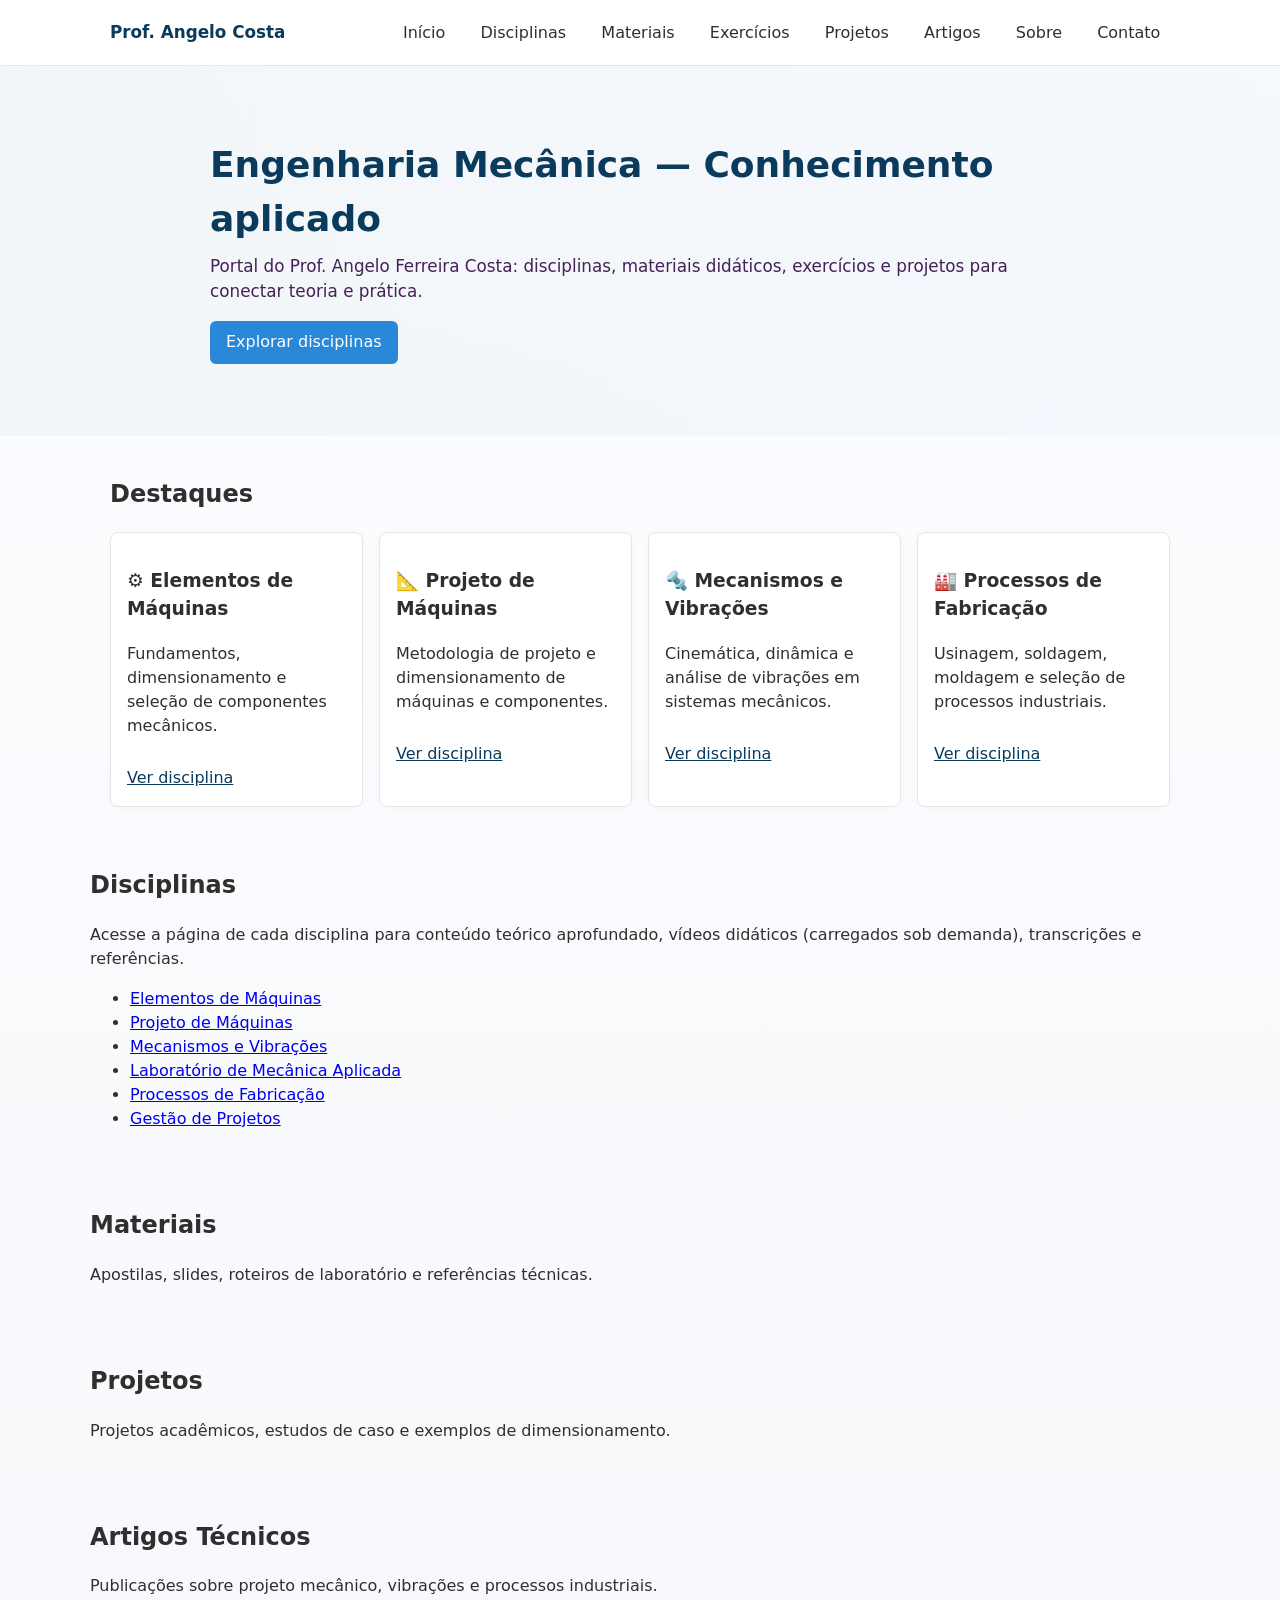
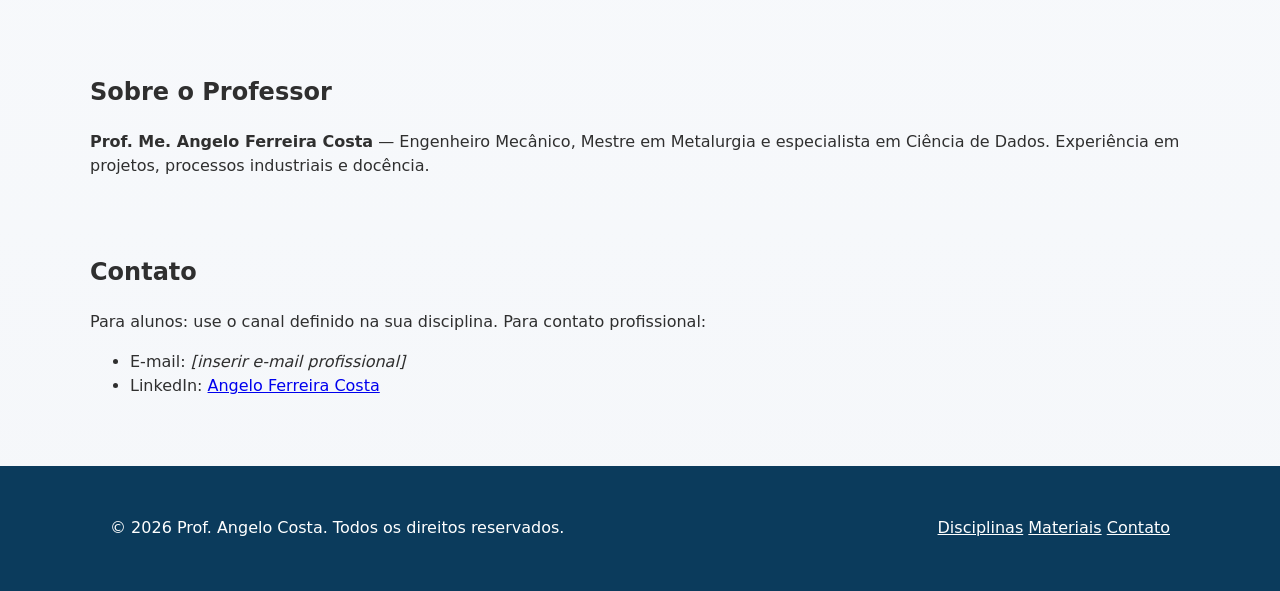
<file: index.html>
<!doctype html>
<html lang="pt-BR">
<head>
  <meta charset="utf-8" />
  <meta name="viewport" content="width=device-width,initial-scale=1" />
  <title>Prof. Angelo Costa — Engenharia Mecânica</title>
  <meta name="description" content="Portal do Prof. Angelo Costa — Engenharia Mecânica: disciplinas, materiais, exercícios, projetos e artigos técnicos." />
  <link rel="stylesheet" href="styles.css" />
</head>
<body>
  <header class="site-header">
    <div class="container header-inner">
      <a class="brand" href="/">Prof. Angelo Costa</a>
      <nav class="main-nav" aria-label="Menu principal">
        <button class="nav-toggle" aria-expanded="false" aria-controls="nav-list">Menu</button>
        <ul id="nav-list" class="nav-list">
          <li><a href="/">Início</a></li>
          <li><a href="/disciplinas/elementos.html">Disciplinas</a></li>
          <li><a href="#materiais">Materiais</a></li>
          <li><a href="#exercicios">Exercícios</a></li>
          <li><a href="#projetos">Projetos</a></li>
          <li><a href="#artigos">Artigos</a></li>
          <li><a href="#sobre">Sobre</a></li>
          <li><a href="#contato">Contato</a></li>
        </ul>
      </nav>
    </div>
  </header>

  <main>
    <section id="inicio" class="hero">
      <div class="container hero-inner">
        <h1>Engenharia Mecânica — Conhecimento aplicado</h1>
        <p class="lead">Portal do Prof. Angelo Ferreira Costa: disciplinas, materiais didáticos, exercícios e projetos para conectar teoria e prática.</p>
        <a class="cta" href="/disciplinas/elementos.html">Explorar disciplinas</a>
      </div>
    </section>

    <section id="destaques" class="container highlights">
      <h2>Destaques</h2>
      <div class="grid">
        <article class="card">
          <h3>⚙️ Elementos de Máquinas</h3>
          <p>Fundamentos, dimensionamento e seleção de componentes mecânicos.</p>
          <a class="secondary" href="/disciplinas/elementos.html">Ver disciplina</a>
        </article>
        <article class="card">
          <h3>📐 Projeto de Máquinas</h3>
          <p>Metodologia de projeto e dimensionamento de máquinas e componentes.</p>
          <a class="secondary" href="/disciplinas/projeto.html">Ver disciplina</a>
        </article>
        <article class="card">
          <h3>🔩 Mecanismos e Vibrações</h3>
          <p>Cinemática, dinâmica e análise de vibrações em sistemas mecânicos.</p>
          <a class="secondary" href="/disciplinas/mecanismos.html">Ver disciplina</a>
        </article>
        <article class="card">
          <h3>🏭 Processos de Fabricação</h3>
          <p>Usinagem, soldagem, moldagem e seleção de processos industriais.</p>
          <a class="secondary" href="/disciplinas/processos.html">Ver disciplina</a>
        </article>
      </div>
    </section>

    <section id="disciplinas-intro" class="container content-section">
      <h2>Disciplinas</h2>
      <p>Acesse a página de cada disciplina para conteúdo teórico aprofundado, vídeos didáticos (carregados sob demanda), transcrições e referências.</p>
      <div class="disc-links">
        <ul>
          <li><a href="/disciplinas/elementos.html">Elementos de Máquinas</a></li>
          <li><a href="/disciplinas/projeto.html">Projeto de Máquinas</a></li>
          <li><a href="/disciplinas/mecanismos.html">Mecanismos e Vibrações</a></li>
          <li><a href="/disciplinas/laboratorio.html">Laboratório de Mecânica Aplicada</a></li>
          <li><a href="/disciplinas/processos.html">Processos de Fabricação</a></li>
          <li><a href="/disciplinas/gestao.html">Gestão de Projetos</a></li>
        </ul>
      </div>
    </section>

    <section id="materiais" class="container content-section">
      <h2>Materiais</h2>
      <p>Apostilas, slides, roteiros de laboratório e referências técnicas.</p>
    </section>

    <section id="projetos" class="container content-section">
      <h2>Projetos</h2>
      <p>Projetos acadêmicos, estudos de caso e exemplos de dimensionamento.</p>
    </section>

    <section id="artigos" class="container content-section">
      <h2>Artigos Técnicos</h2>
      <p>Publicações sobre projeto mecânico, vibrações e processos industriais.</p>
    </section>

    <section id="sobre" class="container content-section">
      <h2>Sobre o Professor</h2>
      <p><strong>Prof. Me. Angelo Ferreira Costa</strong> — Engenheiro Mecânico, Mestre em Metalurgia e especialista em Ciência de Dados. Experiência em projetos, processos industriais e docência.</p>
    </section>

    <section id="contato" class="container content-section">
      <h2>Contato</h2>
      <p>Para alunos: use o canal definido na sua disciplina. Para contato profissional:</p>
      <ul>
        <li>E-mail: <em>[inserir e-mail profissional]</em></li>
        <li>LinkedIn: <a href="https://www.linkedin.com/in/angelo-ferreira-costa-45768130/" target="_blank" rel="noopener">Angelo Ferreira Costa</a></li>
      </ul>
    </section>
  </main>

  <footer class="site-footer">
    <div class="container footer-inner">
      <p>© 2026 Prof. Angelo Costa. Todos os direitos reservados.</p>
      <nav aria-label="Rodapé">
        <a href="/disciplinas/elementos.html">Disciplinas</a>
        <a href="#materiais">Materiais</a>
        <a href="#contato">Contato</a>
      </nav>
    </div>
  </footer>

  <script>
    // Menu responsivo
    const btn = document.querySelector('.nav-toggle');
    const nav = document.getElementById('nav-list');
    if (btn) btn.addEventListener('click', () => {
      const expanded = btn.getAttribute('aria-expanded') === 'true' || false;
      btn.setAttribute('aria-expanded', !expanded);
      nav.classList.toggle('open');
    });

    // Lazy-load vídeo on click with preconnect on hover
    function initLazyVideos() {
      const players = document.querySelectorAll('.yt-placeholder');
      players.forEach(function(player){
        const videoId = player.dataset.videoId;
        const src = player.dataset.src;
        // preload connection on hover
        player.addEventListener('pointerenter', function(){
          if (!player.dataset.preconnected) {
            const link = document.createElement('link');
            link.rel = 'preconnect';
            link.href = 'https://www.youtube-nocookie.com';
            document.head.appendChild(link);
            player.dataset.preconnected = 'true';
          }
        }, {once:true});

        player.addEventListener('click', function(){
          const iframe = document.createElement('iframe');
          iframe.setAttribute('src', src + '?rel=0&modestbranding=1');
          iframe.setAttribute('frameborder','0');
          iframe.setAttribute('allow','accelerometer; autoplay; clipboard-write; encrypted-media; gyroscope; picture-in-picture; web-share');
          iframe.setAttribute('allowfullscreen','');
          iframe.loading = 'lazy';
          player.innerHTML = '';
          player.appendChild(iframe);
        });
      });
    }
    document.addEventListener('DOMContentLoaded', initLazyVideos);
  </script>
</body>
</html>
</file>
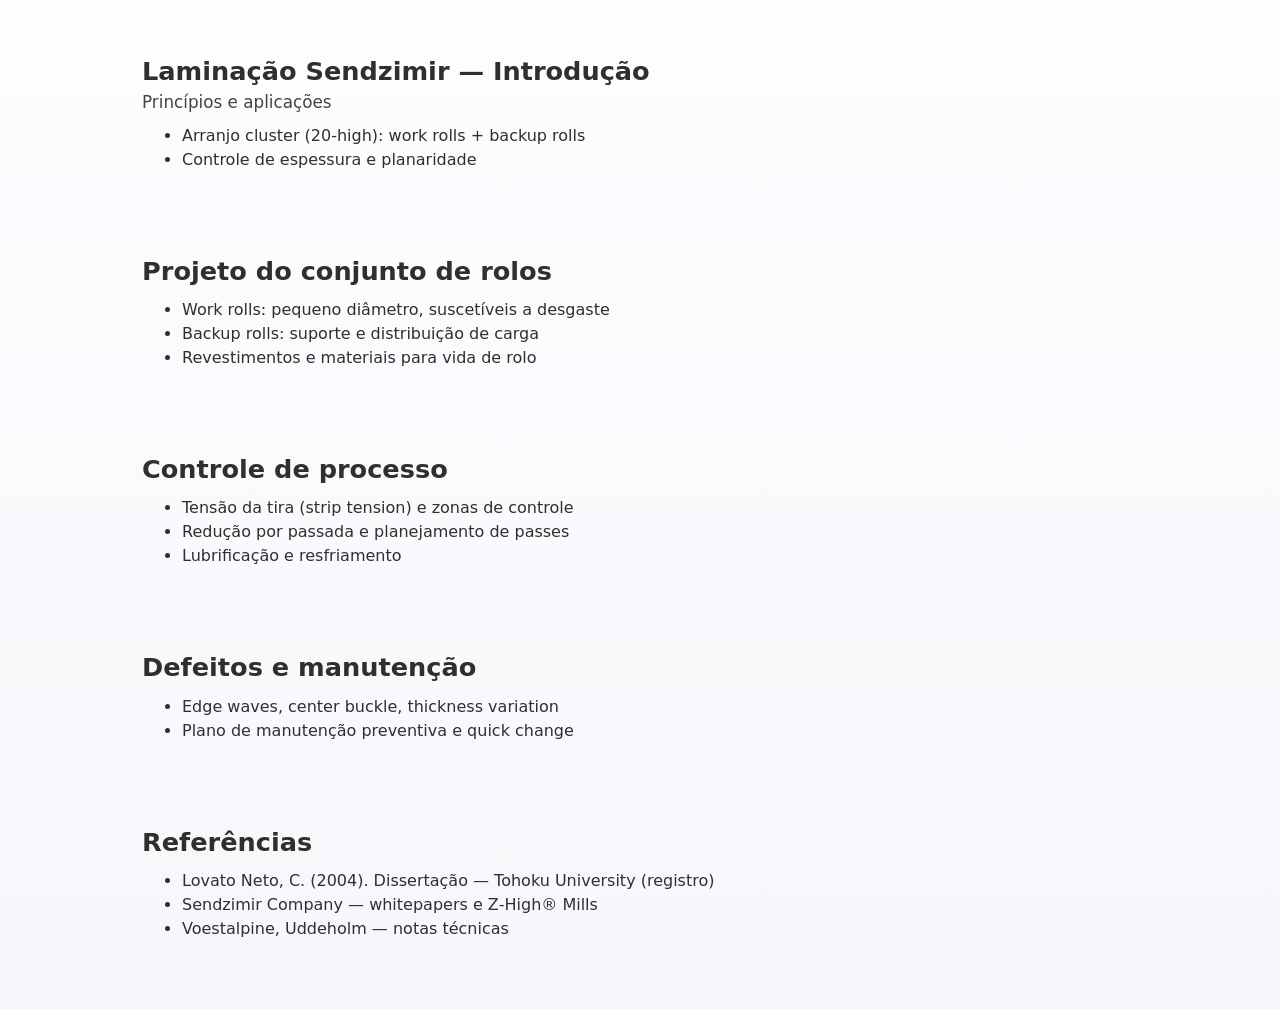
<file: assets/slides.html>
<!doctype html>
<html lang="pt-BR">
<head>
  <meta charset="utf-8" />
  <meta name="viewport" content="width=device-width,initial-scale=1" />
  <title>Slides: Laminação Sendzimir — Resumo</title>
  <link rel="stylesheet" href="/styles.css" />
  <style>
    .slide{page-break-after:always;padding:2rem}
    .title{font-size:1.6rem;font-weight:700}
    .subtitle{font-size:1.05rem;color:#444}
    ul{margin-top:0.5rem}
  </style>
</head>
<body>
  <div class="container">
    <div class="slide">
      <div class="title">Laminação Sendzimir — Introdução</div>
      <div class="subtitle">Princípios e aplicações</div>
      <ul>
        <li>Arranjo cluster (20‑high): work rolls + backup rolls</li>
        <li>Controle de espessura e planaridade</li>
      </ul>
    </div>

    <div class="slide">
      <div class="title">Projeto do conjunto de rolos</div>
      <ul>
        <li>Work rolls: pequeno diâmetro, suscetíveis a desgaste</li>
        <li>Backup rolls: suporte e distribuição de carga</li>
        <li>Revestimentos e materiais para vida de rolo</li>
      </ul>
    </div>

    <div class="slide">
      <div class="title">Controle de processo</div>
      <ul>
        <li>Tensão da tira (strip tension) e zonas de controle</li>
        <li>Redução por passada e planejamento de passes</li>
        <li>Lubrificação e resfriamento</li>
      </ul>
    </div>

    <div class="slide">
      <div class="title">Defeitos e manutenção</div>
      <ul>
        <li>Edge waves, center buckle, thickness variation</li>
        <li>Plano de manutenção preventiva e quick change</li>
      </ul>
    </div>

    <div class="slide">
      <div class="title">Referências</div>
      <ul>
        <li>Lovato Neto, C. (2004). Dissertação — Tohoku University (registro)</li>
        <li>Sendzimir Company — whitepapers e Z‑High® Mills</li>
        <li>Voestalpine, Uddeholm — notas técnicas</li>
      </ul>
    </div>
  </div>
</body>
</html>
</file>
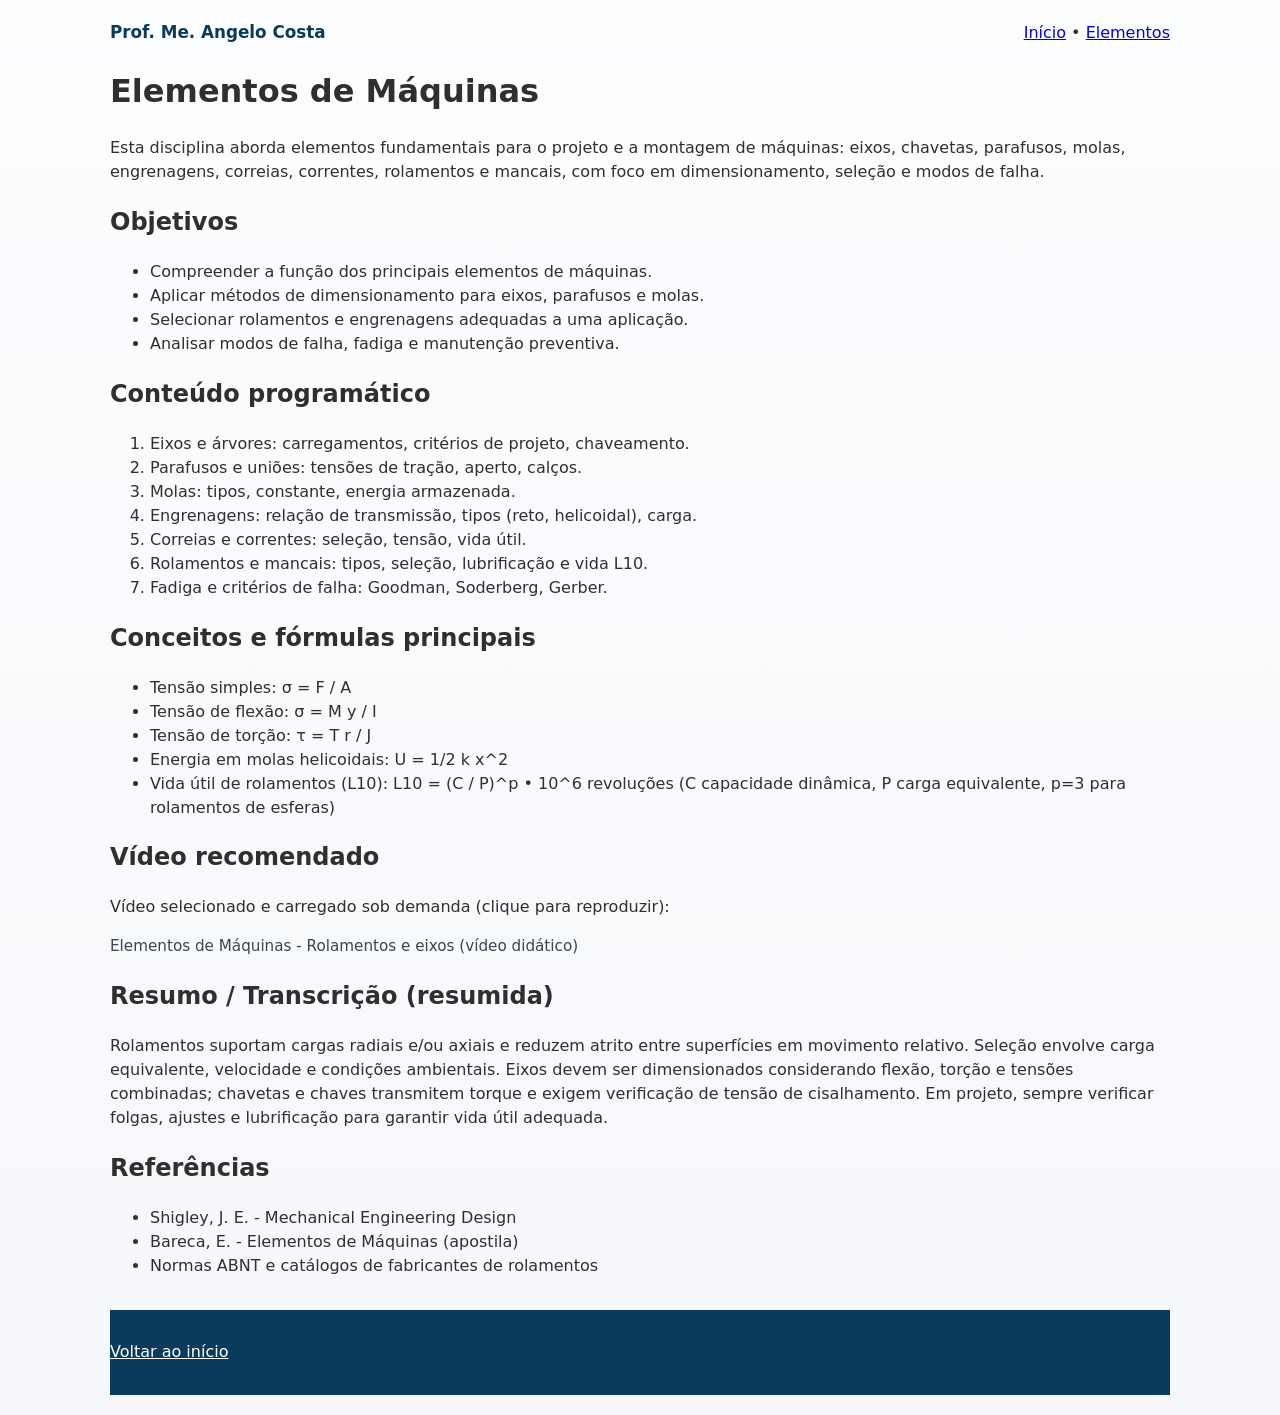
<file: disciplinas/elementos.html>
<!doctype html>
<html lang="pt-BR">
<head>
  <meta charset="utf-8" />
  <meta name="viewport" content="width=device-width,initial-scale=1" />
  <title>Elementos de Máquinas — Prof. Me. Angelo Costa</title>
  <link rel="stylesheet" href="/styles.css" />
</head>
<body>
  <div class="container">
    <header class="header-inner">
      <a class="brand" href="/">Prof. Me. Angelo Costa</a>
      <nav><a href="/">Início</a> • <a href="/disciplinas/elementos.html">Elementos</a></nav>
    </header>

    <main>
      <h1>Elementos de Máquinas</h1>
      <p>Esta disciplina aborda elementos fundamentais para o projeto e a montagem de máquinas: eixos, chavetas, parafusos, molas, engrenagens, correias, correntes, rolamentos e mancais, com foco em dimensionamento, seleção e modos de falha.</p>

      <section>
        <h2>Objetivos</h2>
        <ul>
          <li>Compreender a função dos principais elementos de máquinas.</li>
          <li>Aplicar métodos de dimensionamento para eixos, parafusos e molas.</li>
          <li>Selecionar rolamentos e engrenagens adequadas a uma aplicação.</li>
          <li>Analisar modos de falha, fadiga e manutenção preventiva.</li>
        </ul>
      </section>

      <section>
        <h2>Conteúdo programático</h2>
        <ol>
          <li>Eixos e árvores: carregamentos, critérios de projeto, chaveamento.</li>
          <li>Parafusos e uniões: tensões de tração, aperto, calços.</li>
          <li>Molas: tipos, constante, energia armazenada.</li>
          <li>Engrenagens: relação de transmissão, tipos (reto, helicoidal), carga.</li>
          <li>Correias e correntes: seleção, tensão, vida útil.</li>
          <li>Rolamentos e mancais: tipos, seleção, lubrificação e vida L10.</li>
          <li>Fadiga e critérios de falha: Goodman, Soderberg, Gerber.</li>
        </ol>
      </section>

      <section>
        <h2>Conceitos e fórmulas principais</h2>
        <ul>
          <li>Tensão simples: σ = F / A</li>
          <li>Tensão de flexão: σ = M y / I</li>
          <li>Tensão de torção: τ = T r / J</li>
          <li>Energia em molas helicoidais: U = 1/2 k x^2</li>
          <li>Vida útil de rolamentos (L10): L10 = (C / P)^p • 10^6 revoluções (C capacidade dinâmica, P carga equivalente, p=3 para rolamentos de esferas)</li>
        </ul>
      </section>

      <section>
        <h2>Vídeo recomendado</h2>
        <p>Vídeo selecionado e carregado sob demanda (clique para reproduzir):</p>
        <div class="yt-placeholder" data-video-id="19duYMdiXi0" data-src="https://www.youtube-nocookie.com/embed/19duYMdiXi0"></div>
        <p class="video-caption">Elementos de Máquinas - Rolamentos e eixos (vídeo didático)</p>
      </section>

      <section>
        <h2>Resumo / Transcrição (resumida)</h2>
        <p>Rolamentos suportam cargas radiais e/ou axiais e reduzem atrito entre superfícies em movimento relativo. Seleção envolve carga equivalente, velocidade e condições ambientais. Eixos devem ser dimensionados considerando flexão, torção e tensões combinadas; chavetas e chaves transmitem torque e exigem verificação de tensão de cisalhamento. Em projeto, sempre verificar folgas, ajustes e lubrificação para garantir vida útil adequada.</p>
      </section>

      <section>
        <h2>Referências</h2>
        <ul>
          <li>Shigley, J. E. - Mechanical Engineering Design</li>
          <li>Bareca, E. - Elementos de Máquinas (apostila)</li>
          <li>Normas ABNT e catálogos de fabricantes de rolamentos</li>
        </ul>
      </section>

    </main>

    <footer class="site-footer">
      <p><a href="/">Voltar ao início</a></p>
    </footer>
  </div>

  <script>
    // init lazy placeholders (same script used in index)
    document.addEventListener('DOMContentLoaded', function(){
      const players = document.querySelectorAll('.yt-placeholder');
      players.forEach(function(player){
        const videoId = player.dataset.videoId;
        const src = player.dataset.src;
        player.style.backgroundImage = 'url(https://img.youtube.com/vi/' + videoId + '/hqdefault.jpg)';
        player.classList.add('thumb');
        player.addEventListener('pointerenter', function(){
          if (!player.dataset.preconnected) {
            const link = document.createElement('link');
            link.rel = 'preconnect';
            link.href = 'https://www.youtube-nocookie.com';
            document.head.appendChild(link);
            player.dataset.preconnected = 'true';
          }
        }, {once:true});
        player.addEventListener('click', function(){
          const iframe = document.createElement('iframe');
          iframe.setAttribute('src', src + '?rel=0&modestbranding=1');
          iframe.setAttribute('frameborder','0');
          iframe.setAttribute('allow','accelerometer; autoplay; clipboard-write; encrypted-media; gyroscope; picture-in-picture; web-share');
          iframe.setAttribute('allowfullscreen','');
          iframe.loading = 'lazy';
          player.innerHTML = '';
          player.appendChild(iframe);
        });
      });
    });
  </script>
</body>
</html>
</file>
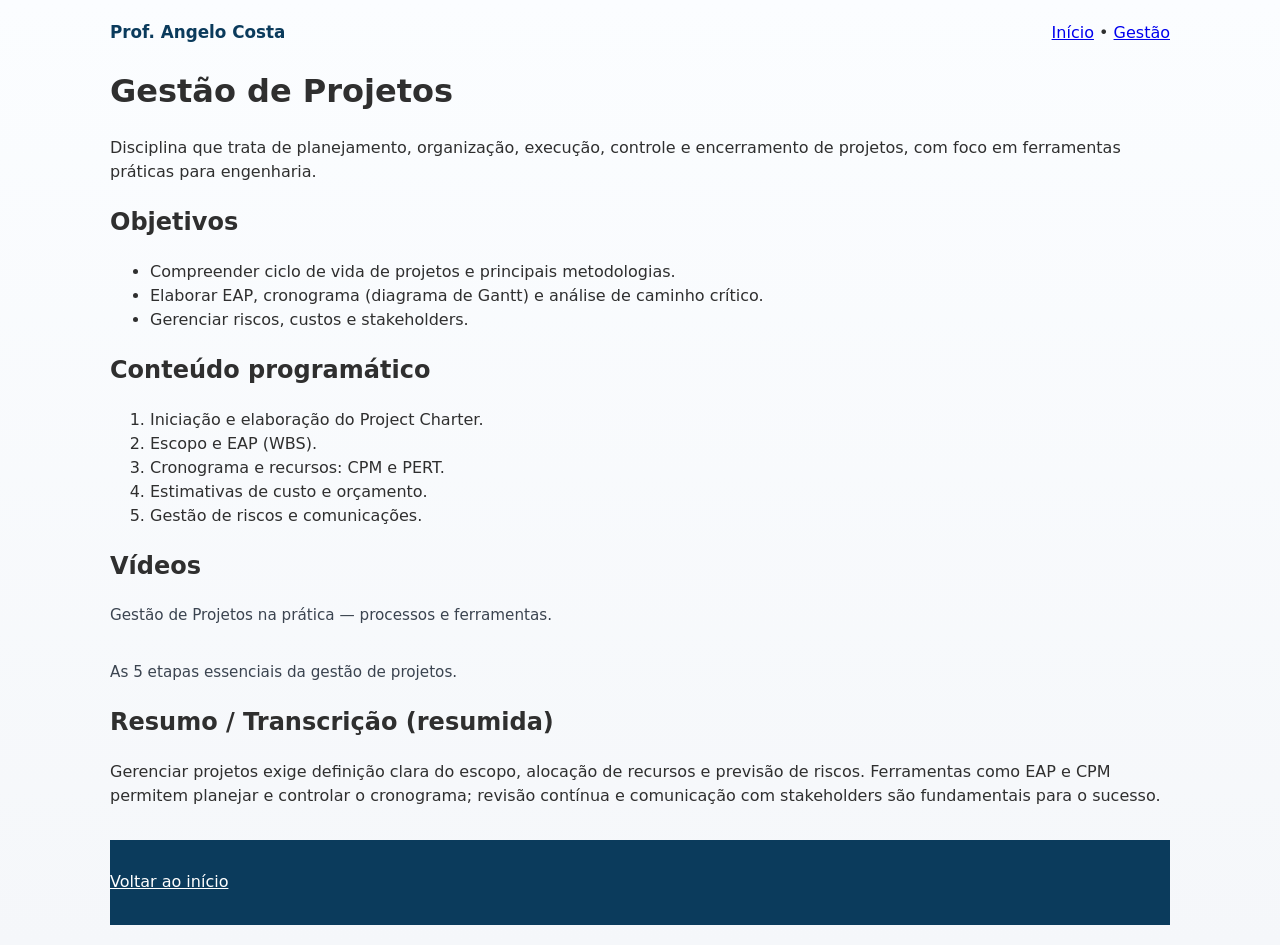
<file: disciplinas/gestao.html>
<!doctype html>
<html lang="pt-BR">
<head>
  <meta charset="utf-8" />
  <meta name="viewport" content="width=device-width,initial-scale=1" />
  <title>Gestão de Projetos — Prof. Angelo Costa</title>
  <link rel="stylesheet" href="/styles.css" />
</head>
<body>
  <div class="container">
    <header class="header-inner">
      <a class="brand" href="/">Prof. Angelo Costa</a>
      <nav><a href="/">Início</a> • <a href="/disciplinas/gestao.html">Gestão</a></nav>
    </header>

    <main>
      <h1>Gestão de Projetos</h1>
      <p>Disciplina que trata de planejamento, organização, execução, controle e encerramento de projetos, com foco em ferramentas práticas para engenharia.</p>

      <section>
        <h2>Objetivos</h2>
        <ul>
          <li>Compreender ciclo de vida de projetos e principais metodologias.</li>
          <li>Elaborar EAP, cronograma (diagrama de Gantt) e análise de caminho crítico.</li>
          <li>Gerenciar riscos, custos e stakeholders.</li>
        </ul>
      </section>

      <section>
        <h2>Conteúdo programático</h2>
        <ol>
          <li>Iniciação e elaboração do Project Charter.</li>
          <li>Escopo e EAP (WBS).</li>
          <li>Cronograma e recursos: CPM e PERT.</li>
          <li>Estimativas de custo e orçamento.</li>
          <li>Gestão de riscos e comunicações.</li>
        </ol>
      </section>

      <section>
        <h2>Vídeos</h2>
        <div class="yt-placeholder" data-video-id="cvZVdrPwbTI" data-src="https://www.youtube-nocookie.com/embed/cvZVdrPwbTI"></div>
        <p class="video-caption">Gestão de Projetos na prática — processos e ferramentas.</p>

        <div style="height:12px"></div>
        <div class="yt-placeholder" data-video-id="pAb8g6Wlx1s" data-src="https://www.youtube-nocookie.com/embed/pAb8g6Wlx1s"></div>
        <p class="video-caption">As 5 etapas essenciais da gestão de projetos.</p>
      </section>

      <section>
        <h2>Resumo / Transcrição (resumida)</h2>
        <p>Gerenciar projetos exige definição clara do escopo, alocação de recursos e previsão de riscos. Ferramentas como EAP e CPM permitem planejar e controlar o cronograma; revisão contínua e comunicação com stakeholders são fundamentais para o sucesso.</p>
      </section>

    </main>

    <footer class="site-footer">
      <p><a href="/">Voltar ao início</a></p>
    </footer>
  </div>
</body>
</html>
</file>
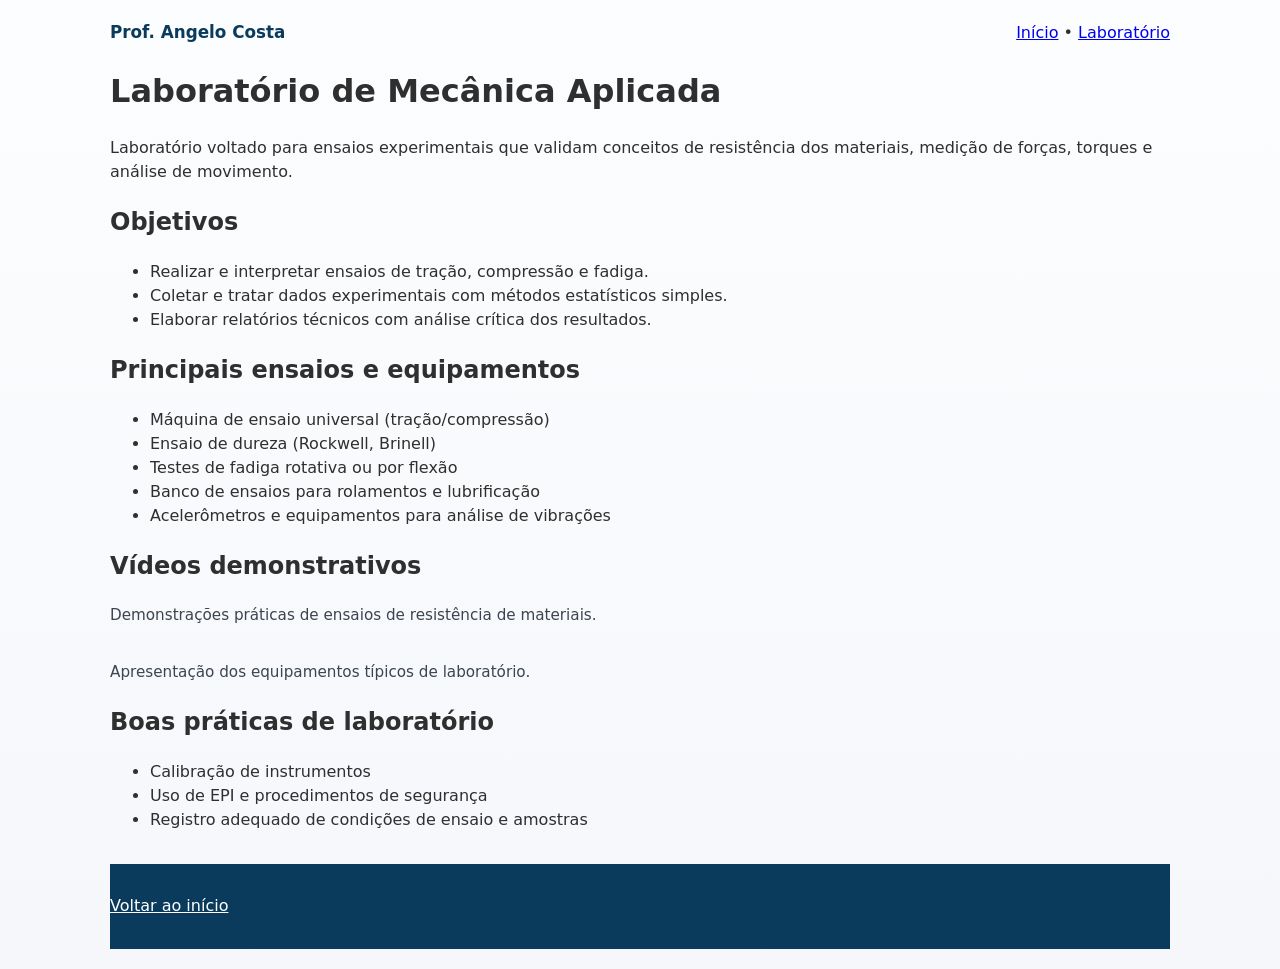
<file: disciplinas/laboratorio.html>
<!doctype html>
<html lang="pt-BR">
<head>
  <meta charset="utf-8" />
  <meta name="viewport" content="width=device-width,initial-scale=1" />
  <title>Laboratório de Mecânica Aplicada — Prof. Angelo Costa</title>
  <link rel="stylesheet" href="/styles.css" />
</head>
<body>
  <div class="container">
    <header class="header-inner">
      <a class="brand" href="/">Prof. Angelo Costa</a>
      <nav><a href="/">Início</a> • <a href="/disciplinas/laboratorio.html">Laboratório</a></nav>
    </header>

    <main>
      <h1>Laboratório de Mecânica Aplicada</h1>
      <p>Laboratório voltado para ensaios experimentais que validam conceitos de resistência dos materiais, medição de forças, torques e análise de movimento.</p>

      <section>
        <h2>Objetivos</h2>
        <ul>
          <li>Realizar e interpretar ensaios de tração, compressão e fadiga.</li>
          <li>Coletar e tratar dados experimentais com métodos estatísticos simples.</li>
          <li>Elaborar relatórios técnicos com análise crítica dos resultados.</li>
        </ul>
      </section>

      <section>
        <h2>Principais ensaios e equipamentos</h2>
        <ul>
          <li>Máquina de ensaio universal (tração/compressão)</li>
          <li>Ensaio de dureza (Rockwell, Brinell)</li>
          <li>Testes de fadiga rotativa ou por flexão</li>
          <li>Banco de ensaios para rolamentos e lubrificação</li>
          <li>Acelerômetros e equipamentos para análise de vibrações</li>
        </ul>
      </section>

      <section>
        <h2>Vídeos demonstrativos</h2>
        <div class="yt-placeholder" data-video-id="Oyo9IS-kWUM" data-src="https://www.youtube-nocookie.com/embed/Oyo9IS-kWUM"></div>
        <p class="video-caption">Demonstrações práticas de ensaios de resistência de materiais.</p>

        <div style="height:12px"></div>
        <div class="yt-placeholder" data-video-id="TQJUUj0Odlc" data-src="https://www.youtube-nocookie.com/embed/TQJUUj0Odlc"></div>
        <p class="video-caption">Apresentação dos equipamentos típicos de laboratório.</p>
      </section>

      <section>
        <h2>Boas práticas de laboratório</h2>
        <ul>
          <li>Calibração de instrumentos</li>
          <li>Uso de EPI e procedimentos de segurança</li>
          <li>Registro adequado de condições de ensaio e amostras</li>
        </ul>
      </section>

    </main>

    <footer class="site-footer">
      <p><a href="/">Voltar ao início</a></p>
    </footer>
  </div>
</body>
</html>
</file>
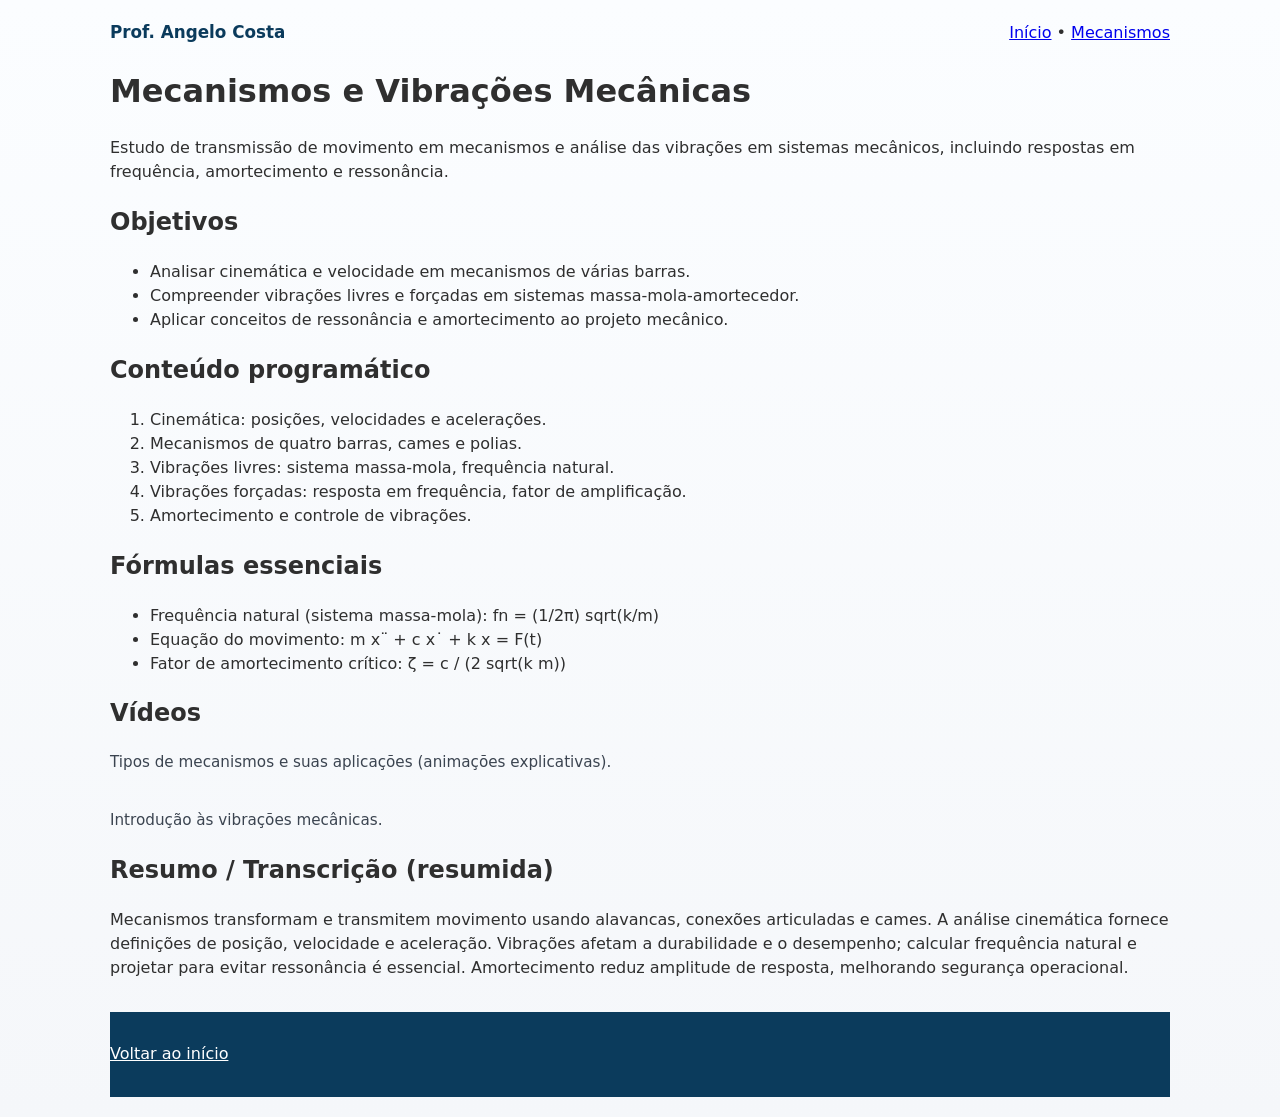
<file: disciplinas/mecanismos.html>
<!doctype html>
<html lang="pt-BR">
<head>
  <meta charset="utf-8" />
  <meta name="viewport" content="width=device-width,initial-scale=1" />
  <title>Mecanismos e Vibrações — Prof. Angelo Costa</title>
  <link rel="stylesheet" href="/styles.css" />
</head>
<body>
  <div class="container">
    <header class="header-inner">
      <a class="brand" href="/">Prof. Angelo Costa</a>
      <nav><a href="/">Início</a> • <a href="/disciplinas/mecanismos.html">Mecanismos</a></nav>
    </header>

    <main>
      <h1>Mecanismos e Vibrações Mecânicas</h1>
      <p>Estudo de transmissão de movimento em mecanismos e análise das vibrações em sistemas mecânicos, incluindo respostas em frequência, amortecimento e ressonância.</p>

      <section>
        <h2>Objetivos</h2>
        <ul>
          <li>Analisar cinemática e velocidade em mecanismos de várias barras.</li>
          <li>Compreender vibrações livres e forçadas em sistemas massa-mola-amortecedor.</li>
          <li>Aplicar conceitos de ressonância e amortecimento ao projeto mecânico.</li>
        </ul>
      </section>

      <section>
        <h2>Conteúdo programático</h2>
        <ol>
          <li>Cinemática: posições, velocidades e acelerações.</li>
          <li>Mecanismos de quatro barras, cames e polias.</li>
          <li>Vibrações livres: sistema massa-mola, frequência natural.</li>
          <li>Vibrações forçadas: resposta em frequência, fator de amplificação.</li>
          <li>Amortecimento e controle de vibrações.</li>
        </ol>
      </section>

      <section>
        <h2>Fórmulas essenciais</h2>
        <ul>
          <li>Frequência natural (sistema massa-mola): fn = (1/2π) sqrt(k/m)</li>
          <li>Equação do movimento: m x¨ + c x˙ + k x = F(t)</li>
          <li>Fator de amortecimento crítico: ζ = c / (2 sqrt(k m))</li>
        </ul>
      </section>

      <section>
        <h2>Vídeos</h2>
        <div class="yt-placeholder" data-video-id="N4Mm098oE4E" data-src="https://www.youtube-nocookie.com/embed/N4Mm098oE4E"></div>
        <p class="video-caption">Tipos de mecanismos e suas aplicações (animações explicativas).</p>

        <div style="height:12px"></div>
        <div class="yt-placeholder" data-video-id="rI50PZ5nCuY" data-src="https://www.youtube-nocookie.com/embed/rI50PZ5nCuY"></div>
        <p class="video-caption">Introdução às vibrações mecânicas.</p>
      </section>

      <section>
        <h2>Resumo / Transcrição (resumida)</h2>
        <p>Mecanismos transformam e transmitem movimento usando alavancas, conexões articuladas e cames. A análise cinemática fornece definições de posição, velocidade e aceleração. Vibrações afetam a durabilidade e o desempenho; calcular frequência natural e projetar para evitar ressonância é essencial. Amortecimento reduz amplitude de resposta, melhorando segurança operacional.</p>
      </section>

    </main>

    <footer class="site-footer">
      <p><a href="/">Voltar ao início</a></p>
    </footer>
  </div>
</body>
</html>
</file>
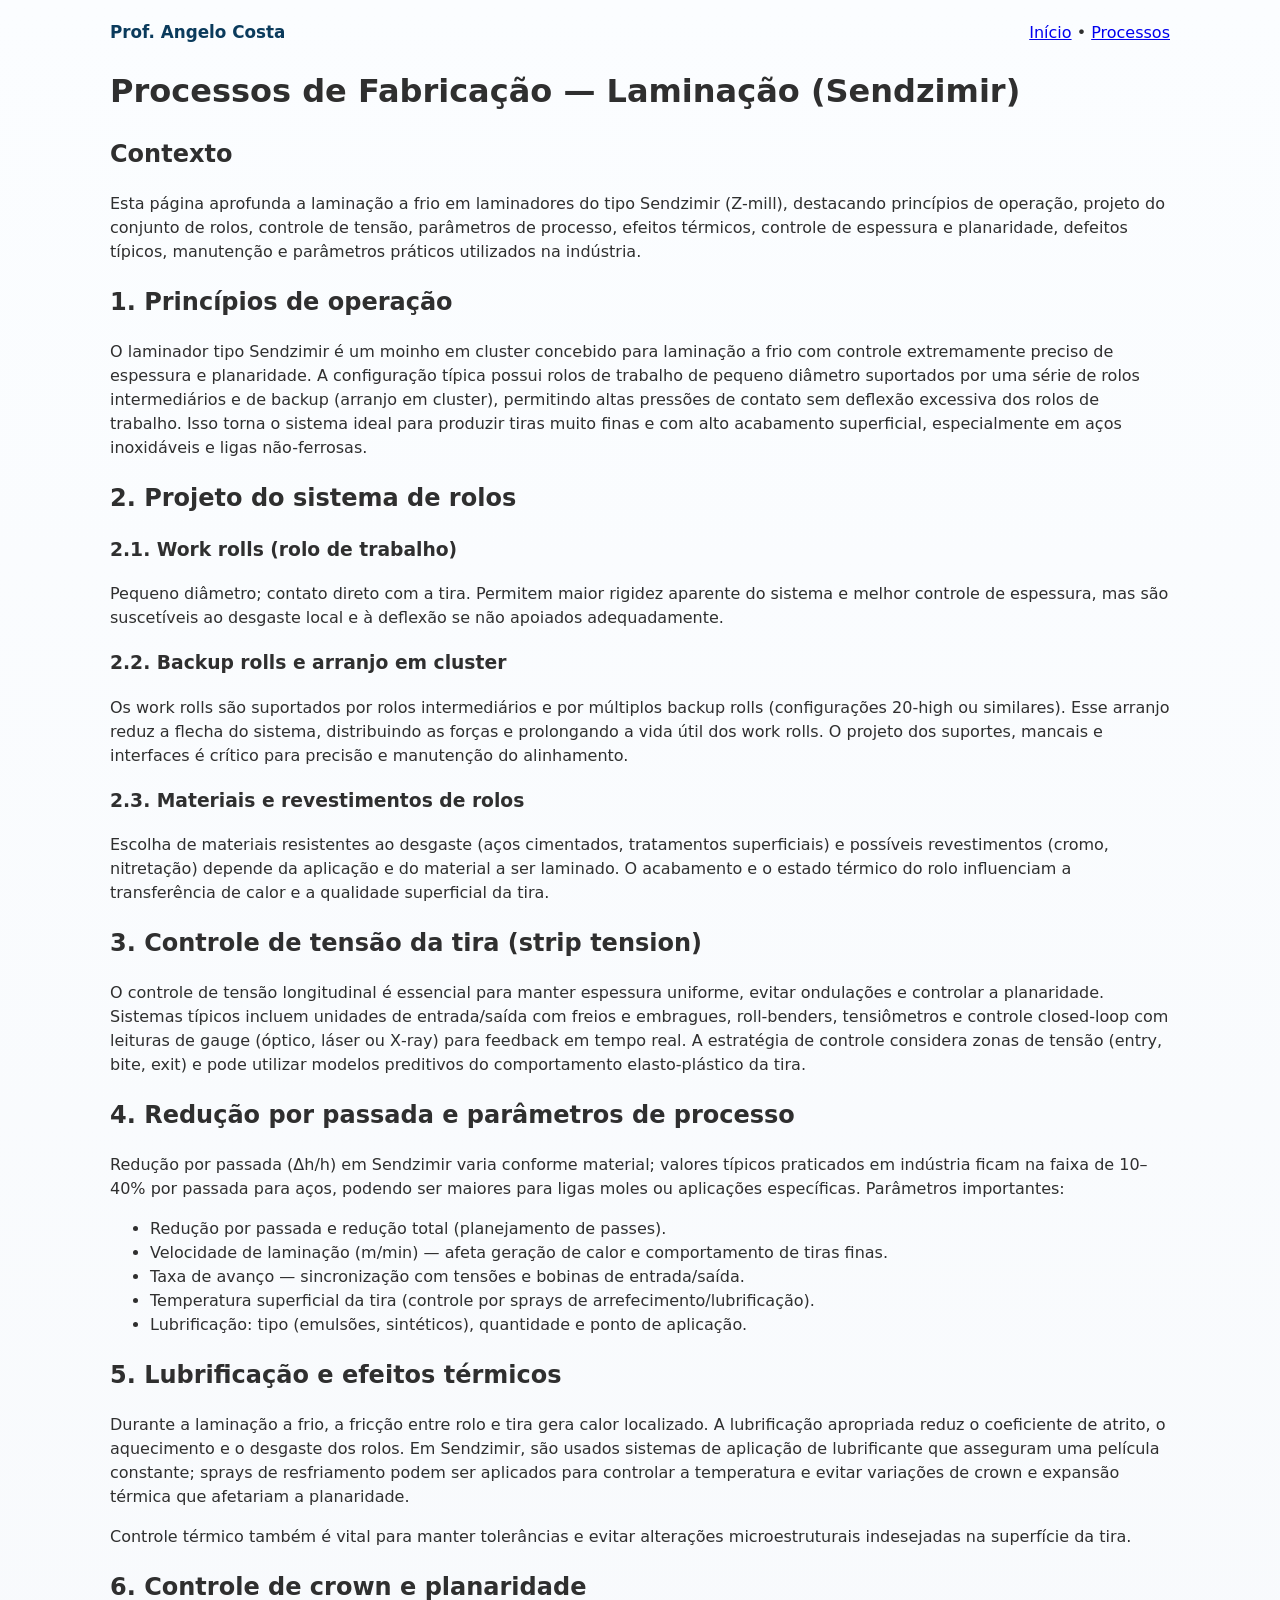
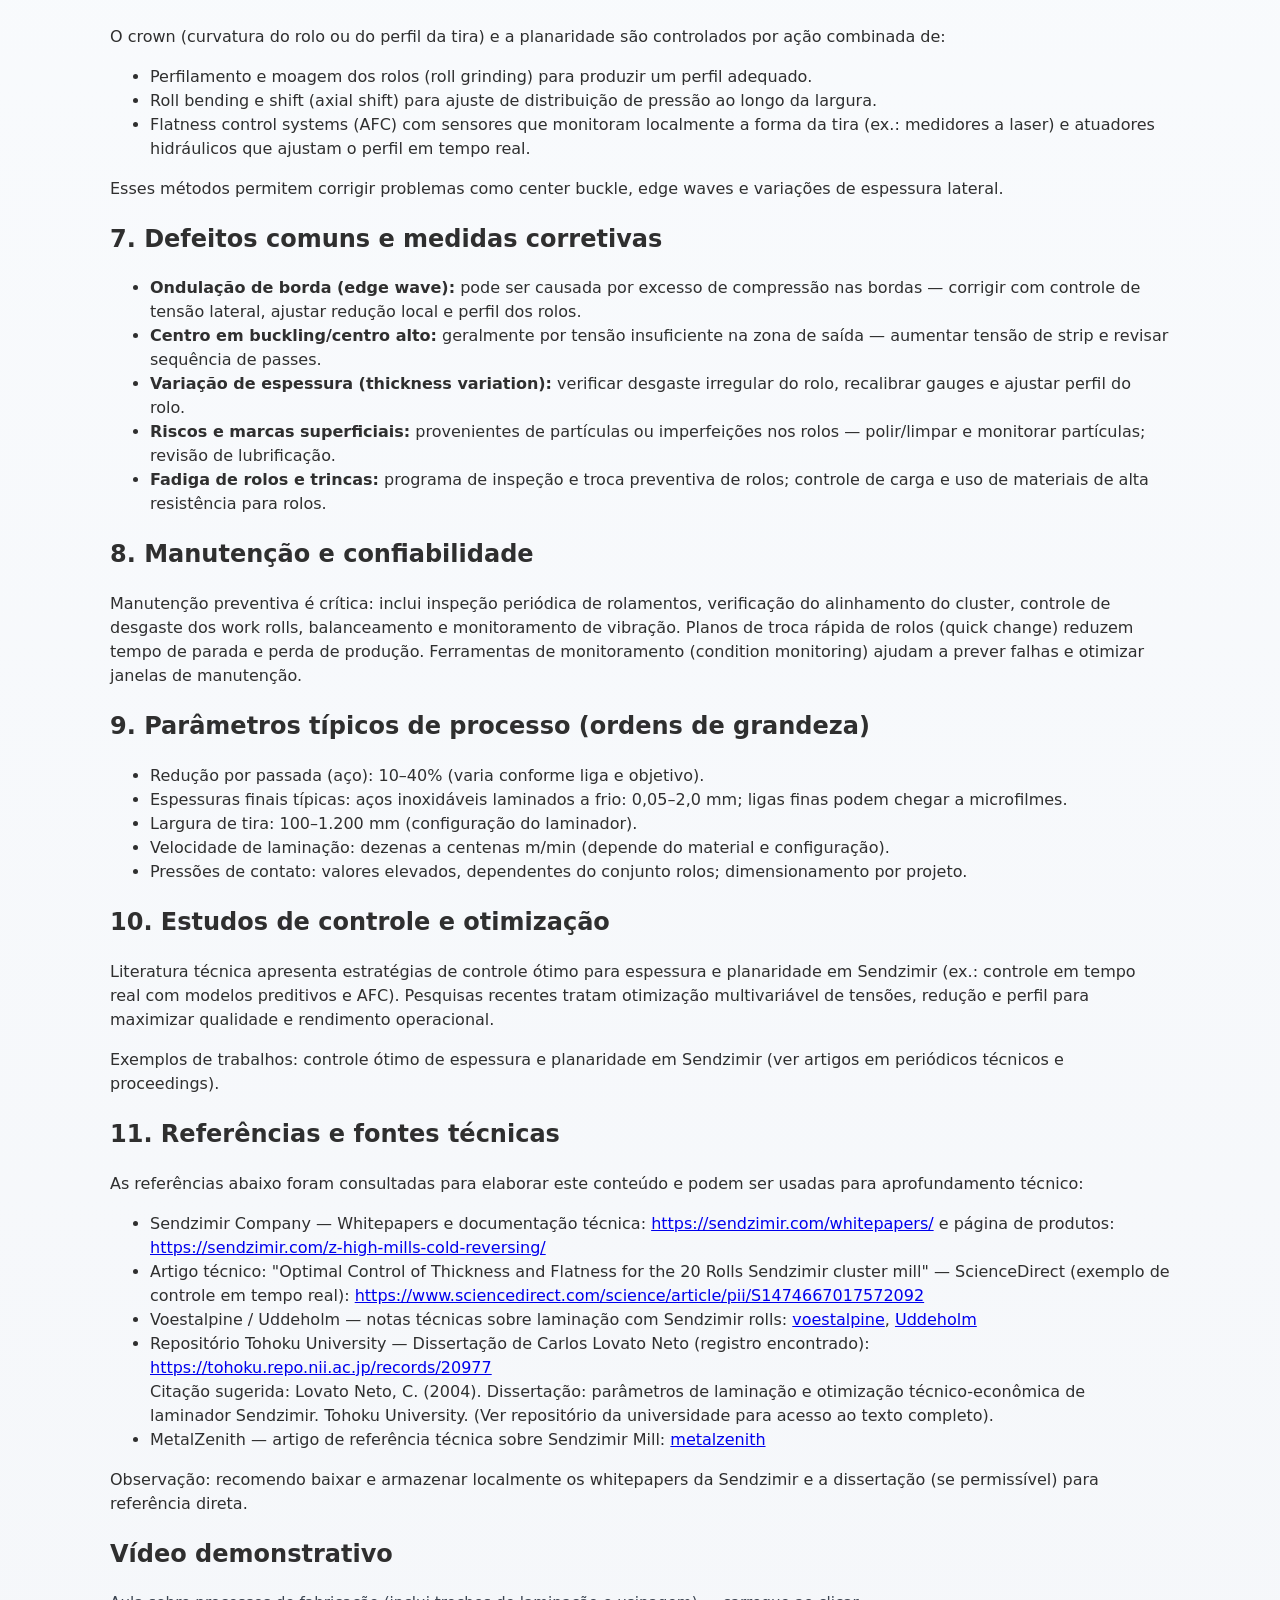
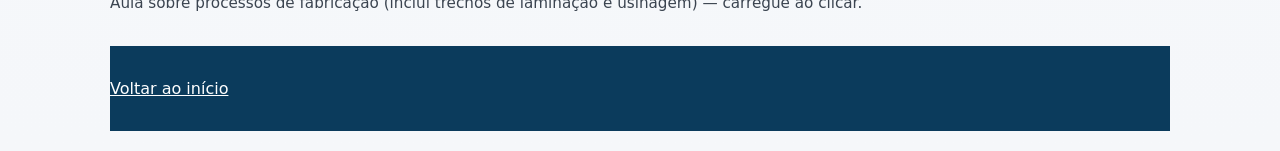
<file: disciplinas/processos.html>
<!doctype html>
<html lang="pt-BR">
<head>
  <meta charset="utf-8" />
  <meta name="viewport" content="width=device-width,initial-scale=1" />
  <title>Processos de Fabricação — Laminação Sendzimir — Prof. Angelo Costa</title>
  <link rel="stylesheet" href="/styles.css" />
</head>
<body>
  <div class="container">
    <header class="header-inner">
      <a class="brand" href="/">Prof. Angelo Costa</a>
      <nav><a href="/">Início</a> • <a href="/disciplinas/processos.html">Processos</a></nav>
    </header>

    <main>
      <h1>Processos de Fabricação — Laminação (Sendzimir)</h1>

      <section>
        <h2>Contexto</h2>
        <p>Esta página aprofunda a laminação a frio em laminadores do tipo Sendzimir (Z-mill), destacando princípios de operação, projeto do conjunto de rolos, controle de tensão, parâmetros de processo, efeitos térmicos, controle de espessura e planaridade, defeitos típicos, manutenção e parâmetros práticos utilizados na indústria.</p>
      </section>

      <section>
        <h2>1. Princípios de operação</h2>
        <p>O laminador tipo Sendzimir é um moinho em cluster concebido para laminação a frio com controle extremamente preciso de espessura e planaridade. A configuração típica possui rolos de trabalho de pequeno diâmetro suportados por uma série de rolos intermediários e de backup (arranjo em cluster), permitindo altas pressões de contato sem deflexão excessiva dos rolos de trabalho. Isso torna o sistema ideal para produzir tiras muito finas e com alto acabamento superficial, especialmente em aços inoxidáveis e ligas não-ferrosas.</p>
      </section>

      <section>
        <h2>2. Projeto do sistema de rolos</h2>
        <h3>2.1. Work rolls (rolo de trabalho)</h3>
        <p>Pequeno diâmetro; contato direto com a tira. Permitem maior rigidez aparente do sistema e melhor controle de espessura, mas são suscetíveis ao desgaste local e à deflexão se não apoiados adequadamente.</p>

        <h3>2.2. Backup rolls e arranjo em cluster</h3>
        <p>Os work rolls são suportados por rolos intermediários e por múltiplos backup rolls (configurações 20‑high ou similares). Esse arranjo reduz a flecha do sistema, distribuindo as forças e prolongando a vida útil dos work rolls. O projeto dos suportes, mancais e interfaces é crítico para precisão e manutenção do alinhamento.</p>

        <h3>2.3. Materiais e revestimentos de rolos</h3>
        <p>Escolha de materiais resistentes ao desgaste (aços cimentados, tratamentos superficiais) e possíveis revestimentos (cromo, nitretação) depende da aplicação e do material a ser laminado. O acabamento e o estado térmico do rolo influenciam a transferência de calor e a qualidade superficial da tira.</p>
      </section>

      <section>
        <h2>3. Controle de tensão da tira (strip tension)</h2>
        <p>O controle de tensão longitudinal é essencial para manter espessura uniforme, evitar ondulações e controlar a planaridade. Sistemas típicos incluem unidades de entrada/saída com freios e embragues, roll‑benders, tensiômetros e controle closed‑loop com leituras de gauge (óptico, láser ou X‑ray) para feedback em tempo real. A estratégia de controle considera zonas de tensão (entry, bite, exit) e pode utilizar modelos preditivos do comportamento elasto‑plástico da tira.</p>
      </section>

      <section>
        <h2>4. Redução por passada e parâmetros de processo</h2>
        <p>Redução por passada (Δh/h) em Sendzimir varia conforme material; valores típicos praticados em indústria ficam na faixa de 10–40% por passada para aços, podendo ser maiores para ligas moles ou aplicações específicas. Parâmetros importantes:</p>
        <ul>
          <li>Redução por passada e redução total (planejamento de passes).</li>
          <li>Velocidade de laminação (m/min) — afeta geração de calor e comportamento de tiras finas.</li>
          <li>Taxa de avanço — sincronização com tensões e bobinas de entrada/saída.</li>
          <li>Temperatura superficial da tira (controle por sprays de arrefecimento/lubrificação).</li>
          <li>Lubrificação: tipo (emulsões, sintéticos), quantidade e ponto de aplicação.</li>
        </ul>
      </section>

      <section>
        <h2>5. Lubrificação e efeitos térmicos</h2>
        <p>Durante a laminação a frio, a fricção entre rolo e tira gera calor localizado. A lubrificação apropriada reduz o coeficiente de atrito, o aquecimento e o desgaste dos rolos. Em Sendzimir, são usados sistemas de aplicação de lubrificante que asseguram uma película constante; sprays de resfriamento podem ser aplicados para controlar a temperatura e evitar variações de crown e expansão térmica que afetariam a planaridade.</p>

        <p>Controle térmico também é vital para manter tolerâncias e evitar alterações microestruturais indesejadas na superfície da tira.</p>
      </section>

      <section>
        <h2>6. Controle de crown e planaridade</h2>
        <p>O crown (curvatura do rolo ou do perfil da tira) e a planaridade são controlados por ação combinada de:</p>
        <ul>
          <li>Perfilamento e moagem dos rolos (roll grinding) para produzir um perfil adequado.</li>
          <li>Roll bending e shift (axial shift) para ajuste de distribuição de pressão ao longo da largura.</li>
          <li>Flatness control systems (AFC) com sensores que monitoram localmente a forma da tira (ex.: medidores a laser) e atuadores hidráulicos que ajustam o perfil em tempo real.</li>
        </ul>
        <p>Esses métodos permitem corrigir problemas como center buckle, edge waves e variações de espessura lateral.</p>
      </section>

      <section>
        <h2>7. Defeitos comuns e medidas corretivas</h2>
        <ul>
          <li><strong>Ondulação de borda (edge wave):</strong> pode ser causada por excesso de compressão nas bordas — corrigir com controle de tensão lateral, ajustar redução local e perfil dos rolos.</li>
          <li><strong>Centro em buckling/centro alto:</strong> geralmente por tensão insuficiente na zona de saída — aumentar tensão de strip e revisar sequência de passes.</li>
          <li><strong>Variação de espessura (thickness variation):</strong> verificar desgaste irregular do rolo, recalibrar gauges e ajustar perfil do rolo.</li>
          <li><strong>Riscos e marcas superficiais:</strong> provenientes de partículas ou imperfeições nos rolos — polir/limpar e monitorar partículas; revisão de lubrificação.</li>
          <li><strong>Fadiga de rolos e trincas:</strong> programa de inspeção e troca preventiva de rolos; controle de carga e uso de materiais de alta resistência para rolos.</li>
        </ul>
      </section>

      <section>
        <h2>8. Manutenção e confiabilidade</h2>
        <p>Manutenção preventiva é crítica: inclui inspeção periódica de rolamentos, verificação do alinhamento do cluster, controle de desgaste dos work rolls, balanceamento e monitoramento de vibração. Planos de troca rápida de rolos (quick change) reduzem tempo de parada e perda de produção. Ferramentas de monitoramento (condition monitoring) ajudam a prever falhas e otimizar janelas de manutenção.</p>
      </section>

      <section>
        <h2>9. Parâmetros típicos de processo (ordens de grandeza)</h2>
        <ul>
          <li>Redução por passada (aço): 10–40% (varia conforme liga e objetivo).</li>
          <li>Espessuras finais típicas: aços inoxidáveis laminados a frio: 0,05–2,0 mm; ligas finas podem chegar a microfilmes.</li>
          <li>Largura de tira: 100–1.200 mm (configuração do laminador).</li>
          <li>Velocidade de laminação: dezenas a centenas m/min (depende do material e configuração).</li>
          <li>Pressões de contato: valores elevados, dependentes do conjunto rolos; dimensionamento por projeto.</li>
        </ul>
      </section>

      <section>
        <h2>10. Estudos de controle e otimização</h2>
        <p>Literatura técnica apresenta estratégias de controle ótimo para espessura e planaridade em Sendzimir (ex.: controle em tempo real com modelos preditivos e AFC). Pesquisas recentes tratam otimização multivariável de tensões, redução e perfil para maximizar qualidade e rendimento operacional.</p>
        <p>Exemplos de trabalhos: controle ótimo de espessura e planaridade em Sendzimir (ver artigos em periódicos técnicos e proceedings).</p>
      </section>

      <section>
        <h2>11. Referências e fontes técnicas</h2>
        <p>As referências abaixo foram consultadas para elaborar este conteúdo e podem ser usadas para aprofundamento técnico:</p>
        <ul>
          <li>Sendzimir Company — Whitepapers e documentação técnica: <a href="https://sendzimir.com/whitepapers/" target="_blank" rel="noopener">https://sendzimir.com/whitepapers/</a> e página de produtos: <a href="https://sendzimir.com/z-high-mills-cold-reversing/" target="_blank" rel="noopener">https://sendzimir.com/z-high-mills-cold-reversing/</a></li>
          <li>Artigo técnico: "Optimal Control of Thickness and Flatness for the 20 Rolls Sendzimir cluster mill" — ScienceDirect (exemplo de controle em tempo real): <a href="https://www.sciencedirect.com/science/article/pii/S1474667017572092" target="_blank" rel="noopener">https://www.sciencedirect.com/science/article/pii/S1474667017572092</a></li>
          <li>Voestalpine / Uddeholm — notas técnicas sobre laminação com Sendzimir rolls: <a href="https://www.voestalpine.com/highperformancemetals/international/en-at/applications/cold-rolling-incl-sendzimir-rolls/" target="_blank" rel="noopener">voestalpine</a>, <a href="https://www.uddeholm.com/en/applications/cold-rolling-incl-sendzimir-rolls/" target="_blank" rel="noopener">Uddeholm</a></li>
          <li>Repositório Tohoku University — Dissertação de Carlos Lovato Neto (registro encontrado): <a href="https://tohoku.repo.nii.ac.jp/records/20977" target="_blank" rel="noopener">https://tohoku.repo.nii.ac.jp/records/20977</a>
            <br/>Citação sugerida: Lovato Neto, C. (2004). Dissertação: parâmetros de laminação e otimização técnico-econômica de laminador Sendzimir. Tohoku University. (Ver repositório da universidade para acesso ao texto completo).</li>
          <li>MetalZenith — artigo de referência técnica sobre Sendzimir Mill: <a href="https://metalzenith.com/blogs/steel-production-processing-terms/sendzimir-mill-z-mill-precision-cold-rolling-in-steel-manufacturing" target="_blank" rel="noopener">metalzenith</a></li>
        </ul>
        <p>Observação: recomendo baixar e armazenar localmente os whitepapers da Sendzimir e a dissertação (se permissível) para referência direta.</p>
      </section>

      <section>
        <h2>Vídeo demonstrativo</h2>
        <div class="yt-placeholder" data-video-id="RvRQ6y6a_A4" data-src="https://www.youtube-nocookie.com/embed/RvRQ6y6a_A4"></div>
        <p class="video-caption">Aula sobre processos de fabricação (inclui trechos de laminação e usinagem) — carregue ao clicar.</p>
      </section>

    </main>

    <footer class="site-footer">
      <p><a href="/">Voltar ao início</a></p>
    </footer>
  </div>
</body>
</html>
</file>
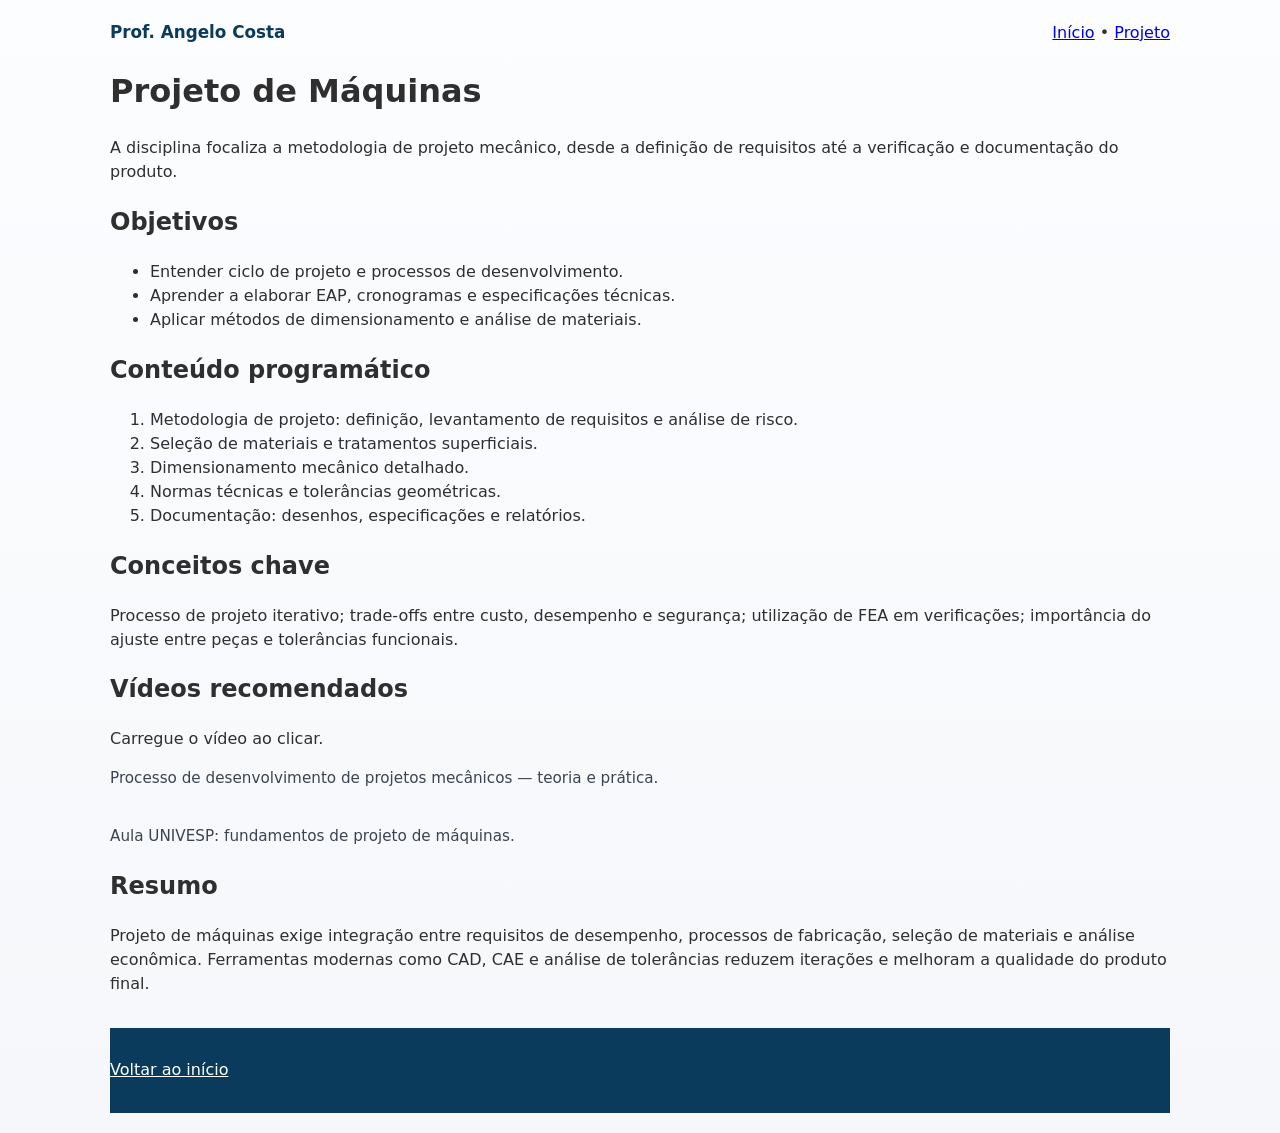
<file: disciplinas/projeto.html>
<!doctype html>
<html lang="pt-BR">
<head>
  <meta charset="utf-8" />
  <meta name="viewport" content="width=device-width,initial-scale=1" />
  <title>Projeto de Máquinas — Prof. Angelo Costa</title>
  <link rel="stylesheet" href="/styles.css" />
</head>
<body>
  <div class="container">
    <header class="header-inner">
      <a class="brand" href="/">Prof. Angelo Costa</a>
      <nav><a href="/">Início</a> • <a href="/disciplinas/projeto.html">Projeto</a></nav>
    </header>

    <main>
      <h1>Projeto de Máquinas</h1>
      <p>A disciplina focaliza a metodologia de projeto mecânico, desde a definição de requisitos até a verificação e documentação do produto.</p>

      <section>
        <h2>Objetivos</h2>
        <ul>
          <li>Entender ciclo de projeto e processos de desenvolvimento.</li>
          <li>Aprender a elaborar EAP, cronogramas e especificações técnicas.</li>
          <li>Aplicar métodos de dimensionamento e análise de materiais.</li>
        </ul>
      </section>

      <section>
        <h2>Conteúdo programático</h2>
        <ol>
          <li>Metodologia de projeto: definição, levantamento de requisitos e análise de risco.</li>
          <li>Seleção de materiais e tratamentos superficiais.</li>
          <li>Dimensionamento mecânico detalhado.</li>
          <li>Normas técnicas e tolerâncias geométricas.</li>
          <li>Documentação: desenhos, especificações e relatórios.</li>
        </ol>
      </section>

      <section>
        <h2>Conceitos chave</h2>
        <p>Processo de projeto iterativo; trade-offs entre custo, desempenho e segurança; utilização de FEA em verificações; importância do ajuste entre peças e tolerâncias funcionais.</p>
      </section>

      <section>
        <h2>Vídeos recomendados</h2>
        <p>Carregue o vídeo ao clicar.</p>
        <div class="yt-placeholder" data-video-id="yvZbRHy0nXo" data-src="https://www.youtube-nocookie.com/embed/yvZbRHy0nXo"></div>
        <p class="video-caption">Processo de desenvolvimento de projetos mecânicos — teoria e prática.</p>

        <div style="height:12px"></div>
        <div class="yt-placeholder" data-video-id="wWSJQjvr1TU" data-src="https://www.youtube-nocookie.com/embed/wWSJQjvr1TU"></div>
        <p class="video-caption">Aula UNIVESP: fundamentos de projeto de máquinas.</p>
      </section>

      <section>
        <h2>Resumo</h2>
        <p>Projeto de máquinas exige integração entre requisitos de desempenho, processos de fabricação, seleção de materiais e análise econômica. Ferramentas modernas como CAD, CAE e análise de tolerâncias reduzem iterações e melhoram a qualidade do produto final.</p>
      </section>

    </main>

    <footer class="site-footer">
      <p><a href="/">Voltar ao início</a></p>
    </footer>
  </div>
</body>
</html>
</file>
<file: styles.css>
:root{
  --blue-900: #0b3b5c; /* azul escuro */
  --blue-400: #2a88d8; /* azul claro */
  --gray-800: #2f2f2f;
  --gray-200: #e6e6e6;
  --white: #ffffff;
  --max-width: 1100px;
  --radius: 8px;
  font-family: system-ui, -apple-system, "Segoe UI", Roboto, "Helvetica Neue", Arial;
  color-scheme: light;
}

*{box-sizing:border-box}
body{
  margin:0;
  color:var(--gray-800);
  background:linear-gradient(180deg,#fbfdff, #f5f7fa);
  line-height:1.5;
  -webkit-font-smoothing:antialiased;
}

.container{
  max-width:var(--max-width);
  margin:0 auto;
  padding:1.25rem;
}

/* Header */
.site-header{
  background:var(--white);
  border-bottom:1px solid var(--gray-200);
  position:sticky;
  top:0;
  z-index:40;
}
.header-inner{
  display:flex;
  align-items:center;
  justify-content:space-between;
  gap:1rem;
}
.brand{
  font-weight:700;
  color:var(--blue-900);
  text-decoration:none;
  font-size:1.05rem;
}
.main-nav{position:relative}
.nav-list{
  display:flex;
  gap:1rem;
  list-style:none;
  margin:0;
  padding:0;
}
.nav-list a{
  text-decoration:none;
  color:var(--gray-800);
  padding:.5rem .6rem;
  border-radius:6px;
}
.nav-list a:hover{background:var(--gray-200)}
.nav-toggle{
  display:none;
  background:transparent;
  border:1px solid var(--gray-200);
  padding:.35rem .6rem;
  border-radius:6px;
}

/* Hero */
.hero{
  padding:3.25rem 0;
  background:linear-gradient(90deg, rgba(10,48,76,0.03), rgba(42,136,216,0.03));
}
.hero-inner{max-width:900px}
.hero h1{
  margin:0 0 .5rem 0;
  color:var(--blue-900);
  font-size:clamp(1.5rem, 3.8vw, 2.25rem);
}
.lead{margin:0 0 1rem 0; color:#425; font-size:1.05rem}
.cta{
  display:inline-block;
  background:var(--blue-400);
  color:var(--white);
  padding:.6rem 1rem;
  border-radius:6px;
  text-decoration:none;
}
.secondary{
  display:inline-block;
  margin-top:.75rem;
  color:var(--blue-900);
  text-decoration:underline;
}

/* Highlights & cards */
.highlights .grid{
  display:grid;
  grid-template-columns:repeat(4,1fr);
  gap:1rem;
  margin-top:1rem;
}
.card{
  background:var(--white);
  padding:1rem;
  border-radius:var(--radius);
  border:1px solid var(--gray-200);
  box-shadow:0 1px 4px rgba(30,40,50,0.03);
}

/* Content sections */
.content-section{padding:1.25rem 0}
.disc-list{list-style:disc;margin-left:1.25rem}
.two-col{display:flex;gap:1rem}
.two-col > div{flex:1}

/* Video embeds */
.video-grid{
  display:grid;
  grid-template-columns:repeat(2,1fr);
  gap:1rem;
  margin-top:0.75rem;
}
.video-wrapper{
  background:var(--white);
  border:1px solid var(--gray-200);
  padding:0.6rem;
  border-radius:8px;
}
.video-wrapper iframe{
  width:100%;
  height:100%;
  border:0;
  display:block;
}
/* Responsive 16:9 */
.video-wrapper{
  position:relative;
  padding-top:56.25%; /* 16:9 */
}
.video-wrapper iframe,
.video-wrapper .external-channel{
  position:absolute;
  top:0;left:0;width:100%;height:100%;
}
.video-caption{
  position:relative;
  margin-top:0.5rem;
  font-size:0.95rem;
  color:#3b4450;
}
.external-channel{
  display:flex;
  align-items:center;
  justify-content:center;
  text-decoration:none;
  color:var(--blue-900);
  background:transparent;
  padding:0.5rem;
}

/* Footer */
.site-footer{
  background:var(--blue-900);
  color:var(--white);
  padding:.9rem 0;
  margin-top:2rem;
}
.footer-inner{display:flex;align-items:center;justify-content:space-between;gap:1rem}
.site-footer a{color:var(--white); text-decoration:underline}

/* Responsive */
@media (max-width:1000px){
  .highlights .grid{grid-template-columns:repeat(2,1fr)}
  .two-col{flex-direction:column}
  .video-grid{grid-template-columns:1fr}
}
@media (max-width:720px){
  .nav-list{display:none;flex-direction:column;position:absolute;right:0;top:48px;background:var(--white);border:1px solid var(--gray-200);padding:.5rem;border-radius:6px;width:200px}
  .nav-list.open{display:flex}
  .nav-toggle{display:inline-block}
  .highlights .grid{grid-template-columns:1fr}
  .header-inner{padding:.25rem 0}
}
</file>
